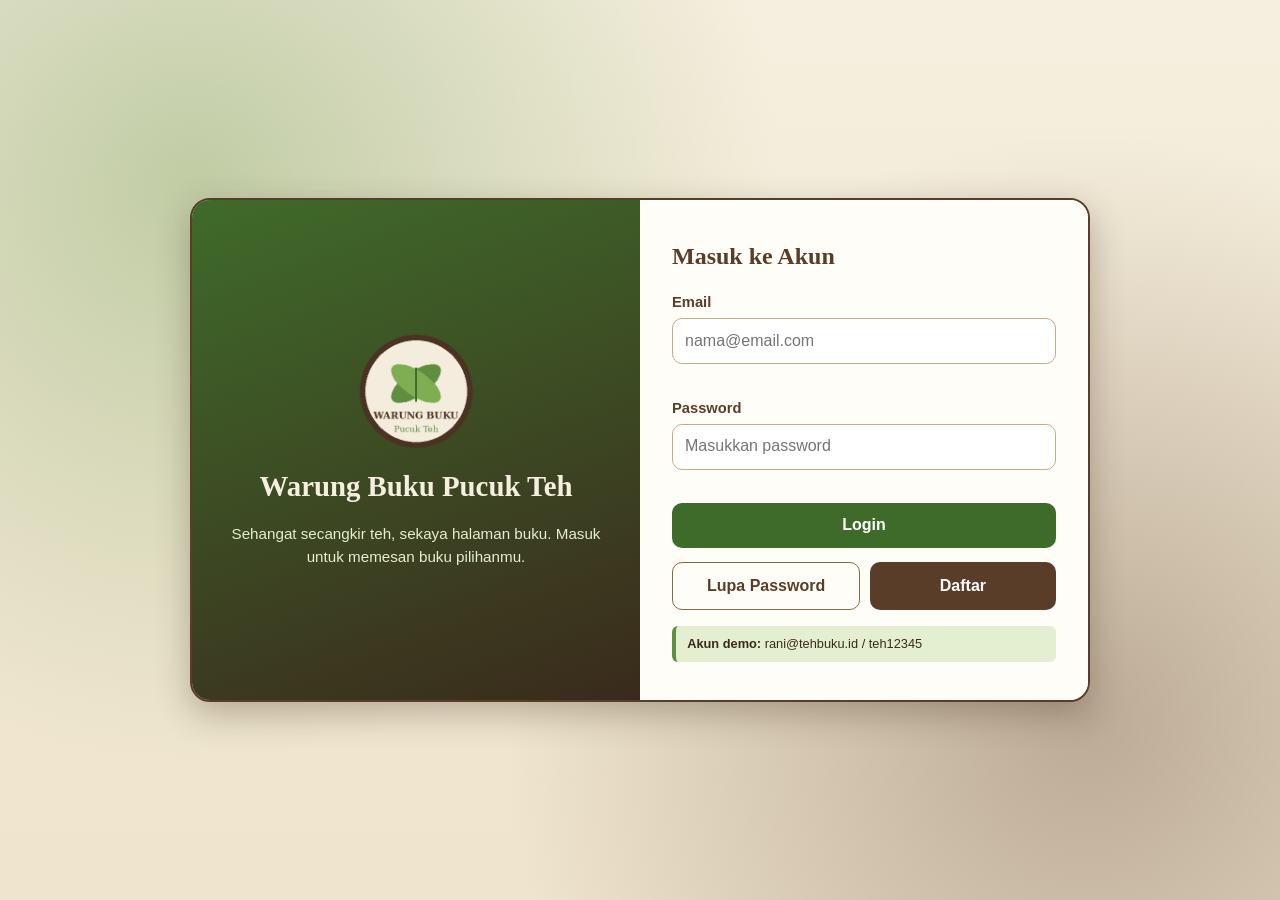
<file: tugas-uts-web1(Alleizandro)/index.html>
<!DOCTYPE html>
<html lang="id">
<head>
  <meta charset="UTF-8">
  <meta name="viewport" content="width=device-width, initial-scale=1.0">
  <meta name="description" content="Halaman login Warung Buku Pucuk Teh, toko buku online bertema otentik.">
  <title>Login — Warung Buku Pucuk Teh</title>
  <link rel="icon" href="assets/logo.png" type="image/png">
  <link rel="stylesheet" href="css/style.css">
</head>
<body class="login-body" data-halaman="login">

  <main class="login-wrap">
    <section class="login-hero" aria-label="Tentang toko">
      <img src="assets/logo.png" alt="Logo Warung Buku Pucuk Teh">
      <h1>Warung Buku Pucuk Teh</h1>
      <p>Sehangat secangkir teh, sekaya halaman buku. Masuk untuk memesan buku pilihanmu.</p>
    </section>

    <section class="login-form" aria-labelledby="judul-login">
      <h2 id="judul-login">Masuk ke Akun</h2>

      <form id="form-login" novalidate>
        <div class="form-group">
          <label for="email">Email</label>
          <input type="email" id="email" name="email" placeholder="nama@email.com" autocomplete="username">
          <p class="pesan-error" id="err-email" role="alert"></p>
        </div>
        <div class="form-group">
          <label for="password">Password</label>
          <input type="password" id="password" name="password" placeholder="Masukkan password" autocomplete="current-password">
          <p class="pesan-error" id="err-password" role="alert"></p>
        </div>
        <button type="submit" class="btn btn-blok">Login</button>
      </form>

      <div class="link-row">
        <button type="button" class="btn btn-garis" id="btn-lupa">Lupa Password</button>
        <button type="button" class="btn btn-coklat" id="btn-daftar">Daftar</button>
      </div>

      <p class="hint"><strong>Akun demo:</strong> rani@tehbuku.id / teh12345</p>
    </section>
  </main>

  <!-- Modal: Lupa Password -->
  <div class="modal-overlay" id="modal-lupa" role="dialog" aria-modal="true" aria-labelledby="judul-lupa">
    <div class="modal">
      <button type="button" class="tutup" data-tutup aria-label="Tutup">&times;</button>
      <h2 id="judul-lupa">Lupa Password</h2>
      <p>Masukkan email terdaftar, kami kirimkan tautan untuk mengatur ulang password (simulasi).</p>
      <form id="form-lupa" novalidate>
        <div class="form-group">
          <label for="lupa-email">Email terdaftar</label>
          <input type="email" id="lupa-email" placeholder="nama@email.com">
          <p class="pesan-error" id="err-lupa-email" role="alert"></p>
        </div>
        <div class="modal-aksi">
          <button type="button" class="btn btn-garis" data-tutup>Batal</button>
          <button type="submit" class="btn">Kirim Tautan</button>
        </div>
      </form>
    </div>
  </div>

  <!-- Modal: Daftar -->
  <div class="modal-overlay" id="modal-daftar" role="dialog" aria-modal="true" aria-labelledby="judul-daftar">
    <div class="modal">
      <button type="button" class="tutup" data-tutup aria-label="Tutup">&times;</button>
      <h2 id="judul-daftar">Daftar Akun Baru</h2>
      <form id="form-daftar" novalidate>
        <div class="form-group">
          <label for="daftar-nama">Nama Lengkap</label>
          <input type="text" id="daftar-nama" placeholder="Nama lengkap">
          <p class="pesan-error" id="err-daftar-nama" role="alert"></p>
        </div>
        <div class="form-group">
          <label for="daftar-email">Email</label>
          <input type="email" id="daftar-email" placeholder="nama@email.com">
          <p class="pesan-error" id="err-daftar-email" role="alert"></p>
        </div>
        <div class="row-2">
          <div class="form-group">
            <label for="daftar-pass">Password</label>
            <input type="password" id="daftar-pass" placeholder="Minimal 6 karakter">
            <p class="pesan-error" id="err-daftar-pass" role="alert"></p>
          </div>
          <div class="form-group">
            <label for="daftar-pass2">Ulangi Password</label>
            <input type="password" id="daftar-pass2" placeholder="Ulangi password">
            <p class="pesan-error" id="err-daftar-pass2" role="alert"></p>
          </div>
        </div>
        <div class="modal-aksi">
          <button type="button" class="btn btn-garis" data-tutup>Batal</button>
          <button type="submit" class="btn">Daftar</button>
        </div>
      </form>
    </div>
  </div>

  <!-- Modal: Pesan umum (alert box kustom) -->
  <div class="modal-overlay" id="modal-pesan" role="alertdialog" aria-modal="true" aria-labelledby="pesan-judul">
    <div class="modal" id="modal-pesan-kotak">
      <h2 id="pesan-judul"></h2>
      <p id="pesan-isi"></p>
      <div class="modal-aksi"><button type="button" class="btn" data-tutup>OK</button></div>
    </div>
  </div>

  <div class="toast-area" id="toast-area" aria-live="polite"></div>

  <script src="js/data.js"></script>
  <script src="js/script.js"></script>
</body>
</html>
</file>
<file: tugas-uts-web1(Alleizandro)/css/style.css>
/* ==========================================================
   style.css — Tema "Otentik": hijau daun teh & coklat kayu
   ========================================================== */

:root {
  --teh-900: #2f4f22;
  --teh-700: #3f6b2a;
  --teh-500: #5f8f3e;
  --teh-300: #a9c97a;
  --teh-100: #e4eed0;
  --kayu-900: #3a2a1c;
  --kayu-700: #5a3d28;
  --kayu-500: #8a6a45;
  --kayu-300: #c9ab82;
  --krem: #f6efdf;
  --krem-2: #efe4cc;
  --putih: #fffdf7;
  --bahaya: #a8381f;
  --sukses: #3f6b2a;
  --radius: 14px;
  --bayang: 0 6px 18px rgba(58, 42, 28, .15);
  --font-judul: Georgia, "Times New Roman", serif;
  --font-isi: "Segoe UI", Tahoma, Arial, sans-serif;
}

* { box-sizing: border-box; margin: 0; padding: 0; }

body {
  font-family: var(--font-isi);
  color: var(--kayu-900);
  background-color: var(--krem);
  background-image:
    repeating-linear-gradient(90deg, rgba(138,106,69,.05) 0 2px, transparent 2px 46px),
    linear-gradient(180deg, var(--krem), var(--krem-2));
  min-height: 100vh;
  line-height: 1.55;
}

h1, h2, h3 { font-family: var(--font-judul); color: var(--kayu-700); }
a { color: var(--teh-700); }
img { max-width: 100%; }

/* ---------- Header & navigasi ---------- */
.site-header {
  background: linear-gradient(90deg, var(--kayu-900), var(--kayu-700));
  color: var(--krem);
  border-bottom: 5px solid var(--teh-500);
  box-shadow: var(--bayang);
}
.header-inner {
  max-width: 1100px; margin: 0 auto; padding: .8rem 1.2rem;
  display: flex; align-items: center; justify-content: space-between; gap: 1rem; flex-wrap: wrap;
}
.brand { display: flex; align-items: center; gap: .7rem; text-decoration: none; color: var(--krem); }
.brand img { width: 46px; height: 46px; }
.brand span { font-family: var(--font-judul); font-size: 1.3rem; font-weight: bold; }
.brand small { display: block; font-size: .72rem; letter-spacing: 1px; color: var(--teh-300); font-family: var(--font-isi); font-weight: normal; }

.main-nav ul { list-style: none; display: flex; gap: .3rem; flex-wrap: wrap; }
.main-nav a {
  display: block; padding: .45rem .85rem; border-radius: 999px;
  text-decoration: none; color: var(--krem); font-size: .92rem;
  transition: background .2s;
}
.main-nav a:hover { background: rgba(255,255,255,.15); }
.main-nav a.aktif { background: var(--teh-500); color: #fff; }
.btn-keluar { background: transparent; border: 1px solid var(--kayu-300); color: var(--krem); padding: .4rem .9rem; border-radius: 999px; cursor: pointer; font-size: .9rem; }
.btn-keluar:hover { background: var(--bahaya); border-color: var(--bahaya); }

/* ---------- Layout ---------- */
body:not(.login-body) { display: flex; flex-direction: column; }
main { max-width: 1100px; width: 100%; margin: 0 auto; padding: 1.6rem 1.2rem 3rem; flex: 1; }
.login-body main { flex: none; padding: 0; }
.page-title { margin-bottom: .3rem; font-size: 1.9rem; }
.page-sub { color: var(--kayu-500); margin-bottom: 1.4rem; }

.card {
  background: var(--putih);
  border: 1px solid var(--kayu-300);
  border-radius: var(--radius);
  box-shadow: var(--bayang);
  padding: 1.3rem;
  margin-bottom: 1.4rem;
}
.card > h2 { margin-bottom: .8rem; font-size: 1.25rem; border-bottom: 2px dashed var(--teh-300); padding-bottom: .4rem; }

.grid-2 { display: grid; grid-template-columns: 1.9fr 1fr; gap: 1.4rem; align-items: start; }

.site-footer { text-align: center; color: var(--krem); background: var(--kayu-900); padding: 1rem; font-size: .85rem; border-top: 4px solid var(--teh-700); }

/* ---------- Form ---------- */
.form-group { margin-bottom: .95rem; }
label { display: block; font-weight: 600; margin-bottom: .25rem; color: var(--kayu-700); font-size: .92rem; }
input, select, textarea {
  width: 100%; padding: .6rem .75rem; font: inherit;
  border: 1.5px solid var(--kayu-300); border-radius: 10px; background: #fff;
  color: var(--kayu-900);
}
input:focus, select:focus, textarea:focus { outline: 3px solid var(--teh-300); border-color: var(--teh-500); }
input.invalid, select.invalid, textarea.invalid { border-color: var(--bahaya); background: #fff4f1; }
.pesan-error { color: var(--bahaya); font-size: .82rem; min-height: 1.1em; margin-top: .2rem; }
.row-2 { display: grid; grid-template-columns: 1fr 1fr; gap: .9rem; }

/* ---------- Tombol ---------- */
.btn {
  display: inline-block; border: none; cursor: pointer; text-decoration: none; text-align: center;
  padding: .65rem 1.2rem; border-radius: 10px; font: inherit; font-weight: 600;
  background: var(--teh-700); color: #fff; transition: transform .1s, background .2s;
}
.btn:hover { background: var(--teh-900); }
.btn:active { transform: scale(.97); }
.btn-coklat { background: var(--kayu-700); }
.btn-coklat:hover { background: var(--kayu-900); }
.btn-garis { background: transparent; color: var(--kayu-700); border: 1.5px solid var(--kayu-500); }
.btn-garis:hover { background: var(--krem-2); }
.btn-bahaya { background: var(--bahaya); }
.btn-bahaya:hover { background: #7e2814; }
.btn-kecil { padding: .3rem .65rem; font-size: .82rem; border-radius: 8px; }
.btn-blok { width: 100%; }

/* ---------- Halaman login ---------- */
.login-body { display: flex; align-items: center; justify-content: center; padding: 1.5rem;
  background-image: radial-gradient(circle at 15% 20%, rgba(95,143,62,.35), transparent 45%),
                    radial-gradient(circle at 85% 80%, rgba(90,61,40,.35), transparent 45%),
                    linear-gradient(180deg, var(--krem), var(--krem-2)); }
.login-wrap { width: 100%; max-width: 900px; display: grid; grid-template-columns: 1fr 1fr; border-radius: 20px; overflow: hidden; box-shadow: 0 12px 34px rgba(58,42,28,.3); border: 2px solid var(--kayu-700); }
.login-hero { background: linear-gradient(160deg, var(--teh-700), var(--kayu-900)); color: var(--krem); padding: 2.4rem 2rem; display: flex; flex-direction: column; justify-content: center; text-align: center; gap: .8rem; }
.login-hero img { width: 120px; margin: 0 auto; }
.login-hero h1 { color: var(--krem); font-size: 1.8rem; }
.login-hero p { color: var(--teh-100); font-size: .95rem; }
.login-form { background: var(--putih); padding: 2.4rem 2rem; }
.login-form h2 { margin-bottom: 1rem; }
.link-row { display: flex; gap: .6rem; margin-top: .9rem; }
.link-row .btn { flex: 1; }
.hint { margin-top: 1rem; font-size: .8rem; background: var(--teh-100); border-left: 4px solid var(--teh-500); padding: .5rem .7rem; border-radius: 6px; }

/* ---------- Dashboard ---------- */
.greeting { background: linear-gradient(120deg, var(--teh-700), var(--kayu-700)); color: var(--krem); border-radius: var(--radius); padding: 1.6rem; box-shadow: var(--bayang); margin-bottom: 1.5rem; display: flex; align-items: center; gap: 1.2rem; }
.greeting h1 { color: #fff; font-size: 1.7rem; }
.greeting p { color: var(--teh-100); }
.greeting .ikon { font-size: 3rem; }
.menu-grid { display: grid; grid-template-columns: repeat(auto-fit, minmax(230px, 1fr)); gap: 1.2rem; }
.menu-card {
  display: block; text-decoration: none; background: var(--putih); color: var(--kayu-900);
  border: 1.5px solid var(--kayu-300); border-radius: var(--radius); padding: 1.5rem 1.2rem;
  box-shadow: var(--bayang); text-align: center; transition: transform .2s, border-color .2s;
  position: relative; overflow: hidden;
}
.menu-card::before { content: ""; position: absolute; left: 0; top: 0; right: 0; height: 6px; background: var(--teh-500); }
.menu-card:nth-child(even)::before { background: var(--kayu-500); }
.menu-card:hover { transform: translateY(-5px); border-color: var(--teh-500); }
.menu-card .ikon { font-size: 2.6rem; display: block; margin-bottom: .5rem; }
.menu-card h3 { margin-bottom: .3rem; }
.menu-card p { font-size: .88rem; color: var(--kayu-500); }
.stat-row { display: grid; grid-template-columns: repeat(auto-fit, minmax(160px, 1fr)); gap: 1rem; margin-bottom: 1.5rem; }
.stat { background: var(--teh-100); border-radius: 12px; padding: 1rem; text-align: center; border: 1px solid var(--teh-300); }
.stat strong { display: block; font-size: 1.7rem; font-family: var(--font-judul); color: var(--teh-900); }

/* ---------- Tabel ---------- */
.table-wrap { overflow-x: auto; border-radius: 10px; border: 1px solid var(--kayu-300); }
table { width: 100%; border-collapse: collapse; background: #fff; font-size: .92rem; }
caption { text-align: left; padding: .6rem; font-weight: 600; color: var(--kayu-500); caption-side: top; }
th { background: var(--kayu-700); color: var(--krem); text-align: left; padding: .65rem .7rem; white-space: nowrap; }
td { padding: .55rem .7rem; border-bottom: 1px solid var(--krem-2); vertical-align: middle; }
tbody tr:nth-child(even) { background: #faf5e8; }
tbody tr:hover { background: var(--teh-100); }
td img.cover { width: 44px; height: 62px; object-fit: cover; border-radius: 4px; border: 1px solid var(--kayu-300); }
td.angka, th.angka { text-align: right; }
.badge { display: inline-block; padding: .15rem .6rem; border-radius: 999px; font-size: .78rem; font-weight: 600; }
.badge-ok { background: var(--teh-100); color: var(--teh-900); }
.badge-warn { background: #f7e3b8; color: #7a5200; }
.badge-low { background: #f6d2c8; color: var(--bahaya); }
.toolbar { display: flex; gap: .8rem; flex-wrap: wrap; margin-bottom: 1rem; align-items: center; }
.toolbar input, .toolbar select { max-width: 240px; }
.toolbar #pilih-buku { max-width: none; flex: 1; min-width: 200px; }
.toolbar .qty-input { width: 80px; }
td.aksi { white-space: nowrap; }
td.aksi .btn + .btn { margin-left: .35rem; }
td.kode { white-space: nowrap; }
.qty-input { width: 70px; text-align: center; }

/* ---------- Tracking ---------- */
.search-bar { display: flex; gap: .7rem; }
.search-bar input { flex: 1; }
.progress { display: flex; justify-content: space-between; position: relative; margin: 2rem .5rem 1rem; list-style: none; }
.progress::before { content: ""; position: absolute; top: 17px; left: 5%; right: 5%; height: 6px; background: var(--krem-2); border-radius: 4px; z-index: 0; }
.progress .bar-isi { position: absolute; top: 17px; left: 5%; height: 6px; background: linear-gradient(90deg, var(--teh-500), var(--teh-700)); border-radius: 4px; z-index: 1; transition: width .8s ease; width: 0; }
.progress li { position: relative; z-index: 2; text-align: center; flex: 1; font-size: .78rem; color: var(--kayu-500); }
.progress li .titik { width: 40px; height: 40px; border-radius: 50%; background: var(--krem-2); border: 3px solid var(--kayu-300); display: flex; align-items: center; justify-content: center; margin: 0 auto .4rem; font-weight: bold; }
.progress li.selesai .titik { background: var(--teh-500); border-color: var(--teh-900); color: #fff; }
.progress li.sekarang .titik { background: var(--kayu-700); border-color: var(--kayu-900); color: #fff; box-shadow: 0 0 0 5px rgba(138,106,69,.25); }
.progress li.selesai, .progress li.sekarang { color: var(--kayu-900); font-weight: 600; }
.detail-grid { display: grid; grid-template-columns: repeat(auto-fit, minmax(200px, 1fr)); gap: .9rem; margin: 1rem 0; }
.detail-item { background: var(--krem); border: 1px solid var(--kayu-300); border-radius: 10px; padding: .7rem .9rem; }
.detail-item span { display: block; font-size: .78rem; color: var(--kayu-500); text-transform: uppercase; letter-spacing: .5px; }
.detail-item strong { font-size: 1.05rem; }
.timeline { list-style: none; border-left: 3px solid var(--teh-300); padding-left: 1.1rem; margin-top: .6rem; }
.timeline li { margin-bottom: .8rem; position: relative; }
.timeline li::before { content: ""; position: absolute; left: -1.5rem; top: .35rem; width: 12px; height: 12px; background: var(--teh-500); border-radius: 50%; border: 2px solid var(--putih); }
.timeline time { display: block; font-size: .78rem; color: var(--kayu-500); }
.kosong { text-align: center; color: var(--kayu-500); padding: 1.2rem; }

/* ---------- Ringkasan checkout ---------- */
.ringkasan p { display: flex; justify-content: space-between; padding: .3rem 0; }
.ringkasan .total { border-top: 2px dashed var(--kayu-300); margin-top: .4rem; padding-top: .6rem; font-size: 1.2rem; font-weight: bold; color: var(--teh-900); }

/* ---------- Modal & toast ---------- */
.modal-overlay { position: fixed; inset: 0; background: rgba(58,42,28,.65); display: none; align-items: center; justify-content: center; padding: 1rem; z-index: 100; }
.modal-overlay.buka { display: flex; animation: muncul .2s ease; }
.modal { background: var(--putih); border-radius: 16px; border-top: 8px solid var(--teh-500); max-width: 460px; width: 100%; padding: 1.5rem; box-shadow: 0 16px 40px rgba(0,0,0,.4); max-height: 92vh; overflow-y: auto; }
.modal.bahaya { border-top-color: var(--bahaya); }
.modal.lebar { max-width: 620px; }
.modal h2 { margin-bottom: .6rem; }
.modal-aksi { display: flex; justify-content: flex-end; gap: .6rem; margin-top: 1rem; }
.modal .tutup { float: right; background: none; border: none; font-size: 1.6rem; cursor: pointer; color: var(--kayu-500); line-height: 1; }
@keyframes muncul { from { opacity: 0; transform: translateY(-12px); } to { opacity: 1; transform: none; } }

.toast-area { position: fixed; right: 1rem; bottom: 1rem; display: flex; flex-direction: column; gap: .5rem; z-index: 200; }
.toast { background: var(--teh-900); color: #fff; padding: .7rem 1rem; border-radius: 10px; box-shadow: var(--bayang); border-left: 6px solid var(--teh-300); animation: muncul .25s ease; max-width: 320px; }
.toast.error { background: var(--bahaya); border-left-color: #f1b3a4; }

/* ---------- Responsif ---------- */
@media (max-width: 800px) {
  .grid-2, .login-wrap, .row-2 { grid-template-columns: 1fr; }
  .login-hero { padding: 1.5rem; }
  .greeting { flex-direction: column; text-align: center; }
  .progress li { font-size: .66rem; }
  .progress li .titik { width: 32px; height: 32px; }
  .progress::before, .progress .bar-isi { top: 13px; }
}
</file>
